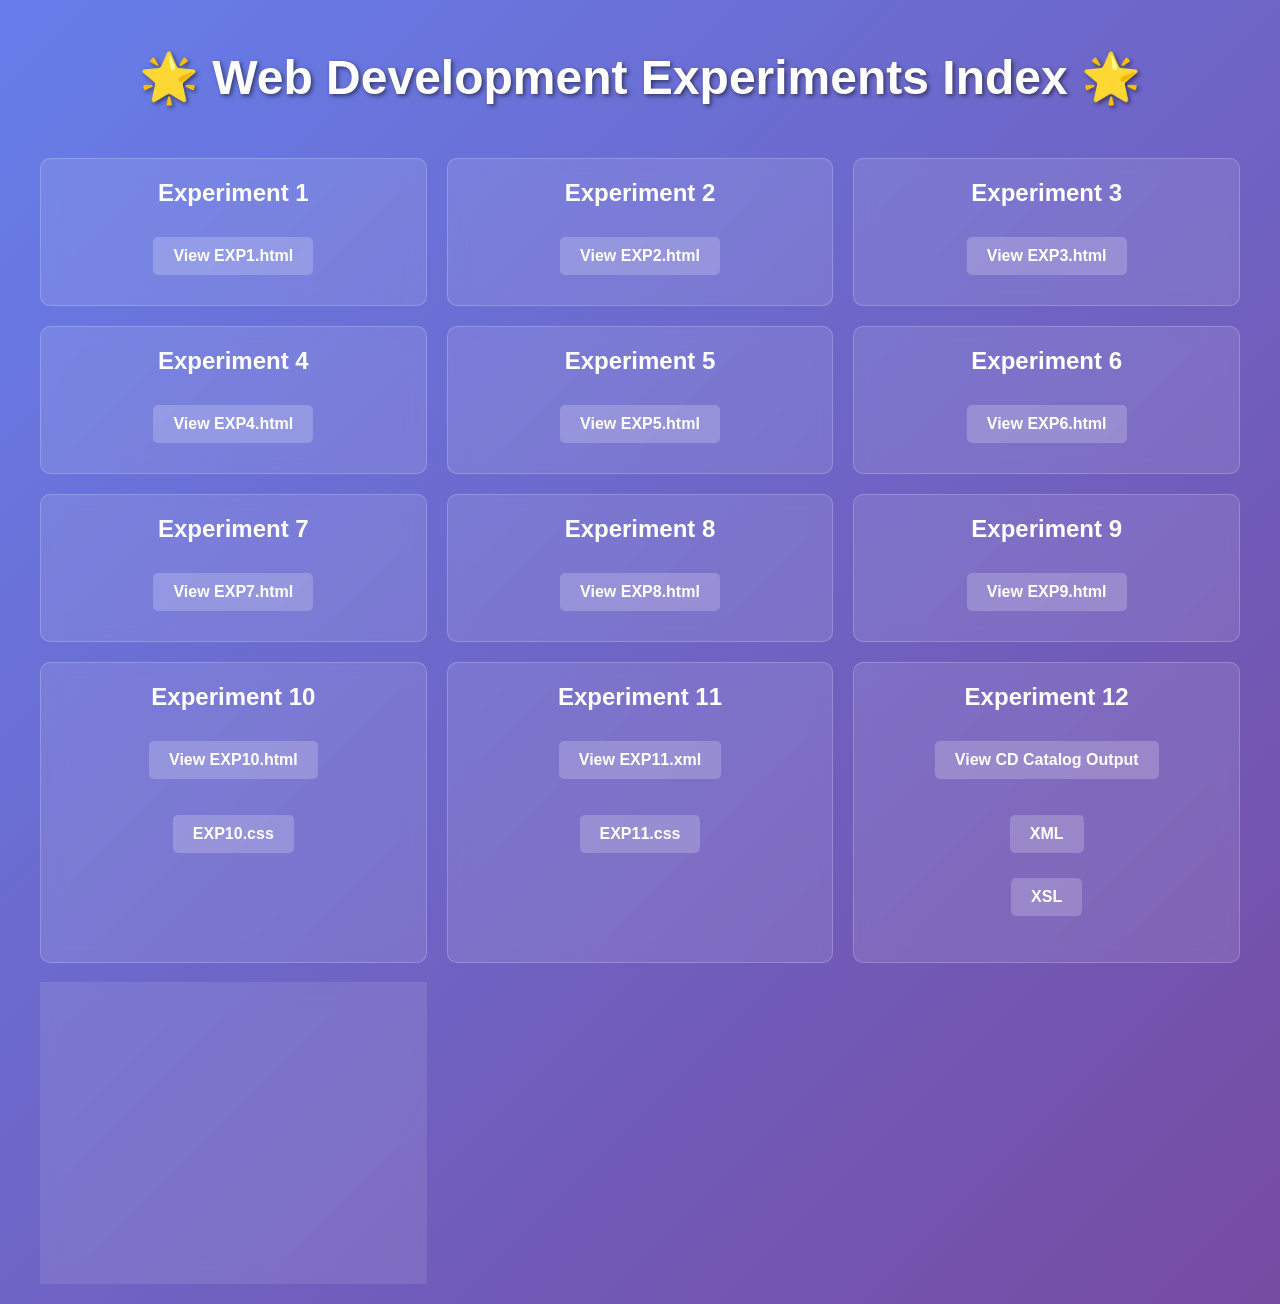
<file: index.html>
<!DOCTYPE html>
<html lang="en">
<head>
    <meta charset="UTF-8">
    <meta name="viewport" content="width=device-width, initial-scale=1.0">
    <title>Web Development Experiments Index</title>
    <style>
        body {
            font-family: 'Arial', sans-serif;
            background: linear-gradient(135deg, #667eea 0%, #764ba2 100%);
            color: #fff;
            margin: 0;
            padding: 0;
            display: flex;
            flex-direction: column;
            align-items: center;
            min-height: 100vh;
        }
        h1 {
            text-align: center;
            margin-top: 50px;
            font-size: 3em;
            text-shadow: 2px 2px 4px rgba(0,0,0,0.5);
        }
        .container {
            display: grid;
            grid-template-columns: repeat(auto-fit, minmax(300px, 1fr));
            gap: 20px;
            max-width: 1200px;
            width: 100%;
            padding: 20px;
        }
        .card {
            background: rgba(255, 255, 255, 0.1);
            border-radius: 10px;
            padding: 20px;
            text-align: center;
            transition: transform 0.3s, box-shadow 0.3s;
            backdrop-filter: blur(10px);
            border: 1px solid rgba(255, 255, 255, 0.2);
        }
        .card:hover {
            transform: translateY(-10px);
            box-shadow: 0 10px 20px rgba(0,0,0,0.3);
        }
        .card h2 {
            margin-top: 0;
            font-size: 1.5em;
        }
        .card a {
            color: #fff;
            text-decoration: none;
            font-weight: bold;
            display: inline-block;
            margin: 10px 0;
            padding: 10px 20px;
            background: rgba(255, 255, 255, 0.2);
            border-radius: 5px;
            transition: background 0.3s;
        }
        .card a:hover {
            background: rgba(255, 255, 255, 0.3);
        }
        .card ul {
            list-style: none;
            padding: 0;
        }
        .card li {
            margin: 5px 0;
        }
    </style>
</head>
<body>
    <h1>🌟 Web Development Experiments Index 🌟</h1>
    <div class="container">
        <!-- Individual EXP Files -->
        <div class="card">
            <h2>Experiment 1</h2>
            <a href="EXP1.html">View EXP1.html</a>
        </div>
        <div class="card">
            <h2>Experiment 2</h2>
            <a href="EXP2.html">View EXP2.html</a>
        </div>
        <div class="card">
            <h2>Experiment 3</h2>
            <a href="EXP3.html">View EXP3.html</a>
        </div>
        <div class="card">
            <h2>Experiment 4</h2>
            <a href="EXP4.html">View EXP4.html</a>
        </div>
        <div class="card">
            <h2>Experiment 5</h2>
            <a href="EXP5.html">View EXP5.html</a>
        </div>
        <div class="card">
            <h2>Experiment 6</h2>
            <a href="EXP6.html">View EXP6.html</a>
        </div>
        <div class="card">
            <h2>Experiment 7</h2>
            <a href="EXP7.html">View EXP7.html</a>
        </div>
        <div class="card">
            <h2>Experiment 8</h2>
            <a href="EXP8.html">View EXP8.html</a>
        </div>
        <div class="card">
            <h2>Experiment 9</h2>
            <a href="EXP9.html">View EXP9.html</a>
        </div>
        
        <!-- Folders -->
        <div class="card">
            <h2>Experiment 10</h2>
            <a href="EXP10/EXP10.html">View EXP10.html</a>
            <ul>
                <li><a href="EXP10/EXP10.css">EXP10.css</a></li>
            </ul>
        </div>
        <div class="card">
            <h2>Experiment 11</h2>
            <a href="EXP 11/EXP11.xml">View EXP11.xml</a>
            <ul>
                <li><a href="EXP 11/EXP11.css">EXP11.css</a></li>
            </ul>
        </div>
        <div class="card">
            <h2>Experiment 12</h2>
            <a href="EXP12/cdcatlog_output.htm">View CD Catalog Output</a>
            <ul>
                <li><a href="EXP12/cdcatlog.xml">XML</a></li>
                <li><a href="EXP12/cdcatlog.xsl">XSL</a></li>
            </ul>
        </div>
        <div class="card">
            <h2>Experiment 13</h2>
            <a href="EXP13/student_output.htm">View Student Output</a>
            <ul>
                <li><a href="EXP13/student.xml">XML</a></li>
                <li><a href="EXP13/student.xsl">XSL</a></li>
            </ul>
        </div>
    </div>
</body>
</html>
</file>
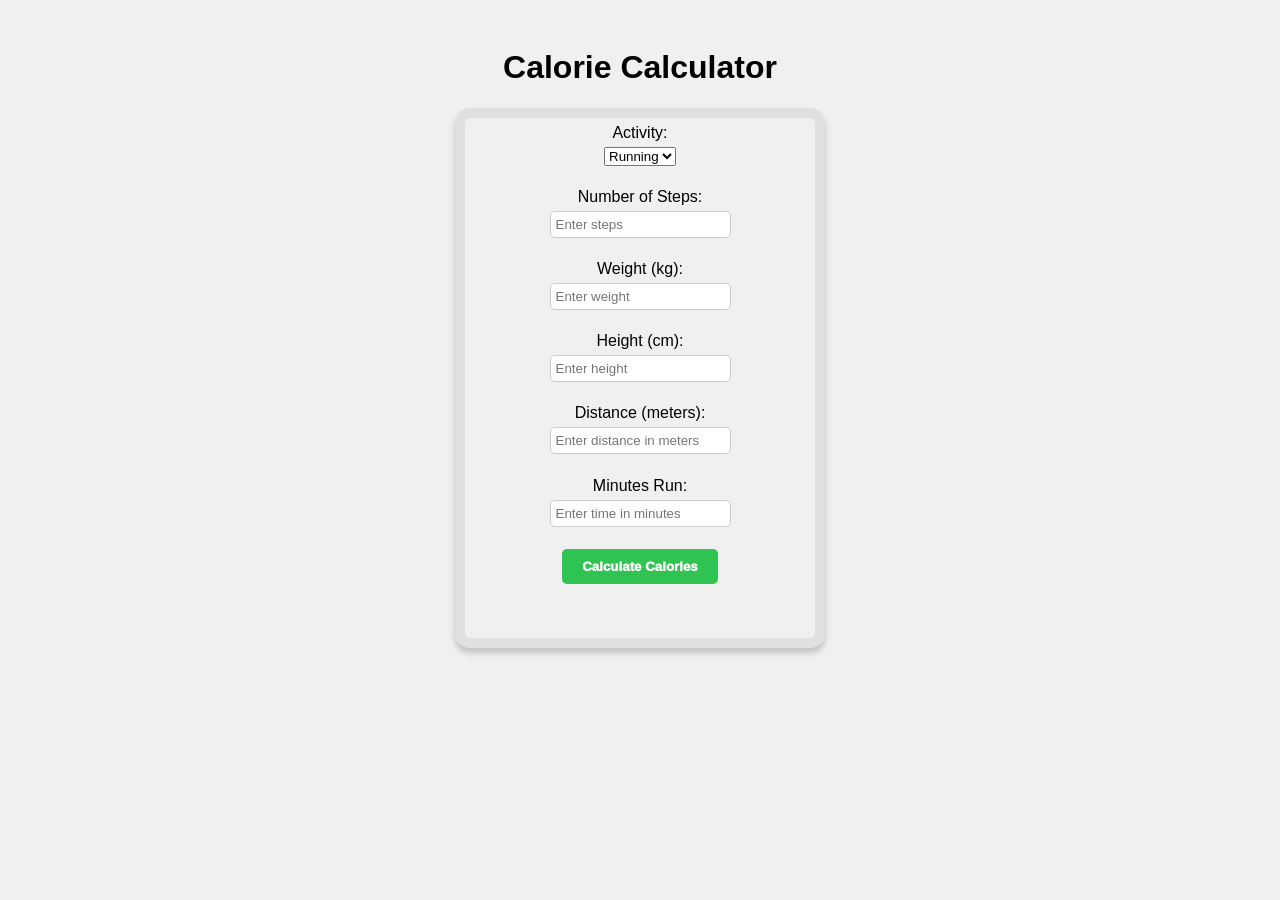
<file: calories-calcculator-main/index.html>
<!DOCTYPE html>
<html>
<head>
  <title>Calorie Calculator</title>
  <link rel="stylesheet" href="style.css">
</head>
<body>
  <h1>Calorie Calculator</h1>
  <section class="container">    
    <div class="input-group">
      <label for="activity">Activity:</label>
       <select id="activity">
        <option value="running">Running</option>
        <option value="walking">Walking</option>
       </select>
    </div>
    <div class="input-group">
      <label for="steps">Number of Steps:</label>
      <input type="number" id="steps" placeholder="Enter steps">
    </div>
    <div class="input-group">
      <label for="weight">Weight (kg):</label>
      <input type="number" id="weight" placeholder="Enter weight">
    </div>
  <div class="input-group">
    <label for="height">Height (cm):</label>
    <input type="number" id="height" placeholder="Enter height">
  </div>
  <div class="input-group">
    <label for="meters">Distance (meters):</label>
    <input type="number" id="meters" placeholder="Enter distance in meters">
  </div>
  <div class="input-group">
    <label for="minutes">Minutes Run:</label>
    <input type="number" id="minutes" placeholder="Enter time in minutes">
  </div>
  <button onclick="calculateCalories()">Calculate Calories</button>  
  <p id="result"></p>
  <script src="script.js"></script>
</section>
</body>
</html>
</file>
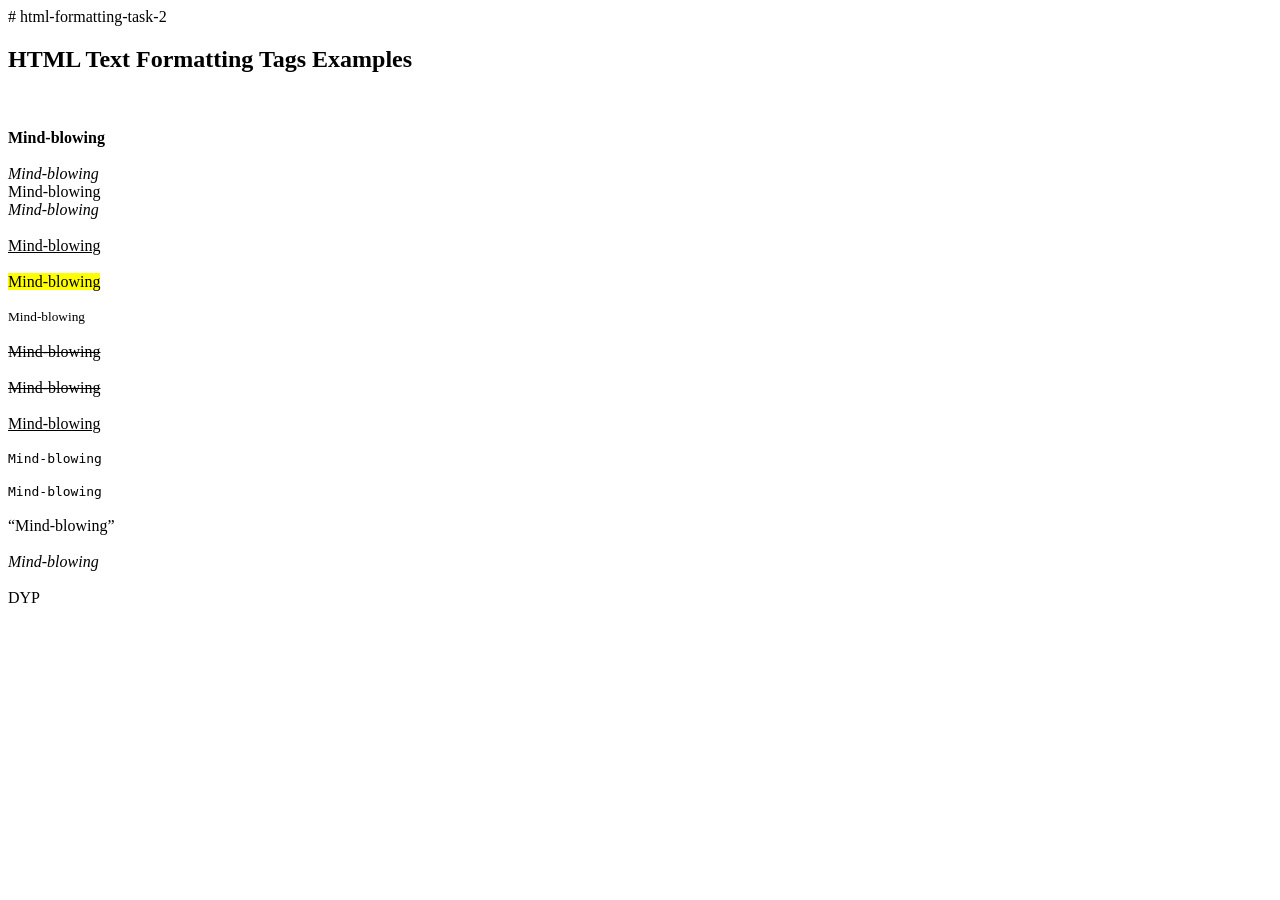
<file: EXP2.html>
# html-formatting-task-2

<!DOCTYPE html><html>
<head>
    <title>Text Formatting Tags</title>
</head>
<body><h2>HTML Text Formatting Tags Examples</h2><br><br>

<strong>Mind-blowing</strong><br><br>

<i>Mind-blowing</i><br>Mind-blowing<br>


<em>Mind-blowing</em><br><br>

<u>Mind-blowing</u><br><br>

<mark>Mind-blowing</mark><br><br>

<small>Mind-blowing</small><br><br>

<s>Mind-blowing</s><br><br>

<del>Mind-blowing</del><br><br>

<ins>Mind-blowing</ins><br><br>

<code>Mind-blowing</code><br><br>

<samp>Mind-blowing</samp><br><br>

<q>Mind-blowing</q><br><br>

<cite>Mind-blowing</cite><br><br

<abbr title="Engineering College">DYP</abbr>


</body>
</html>
</file>
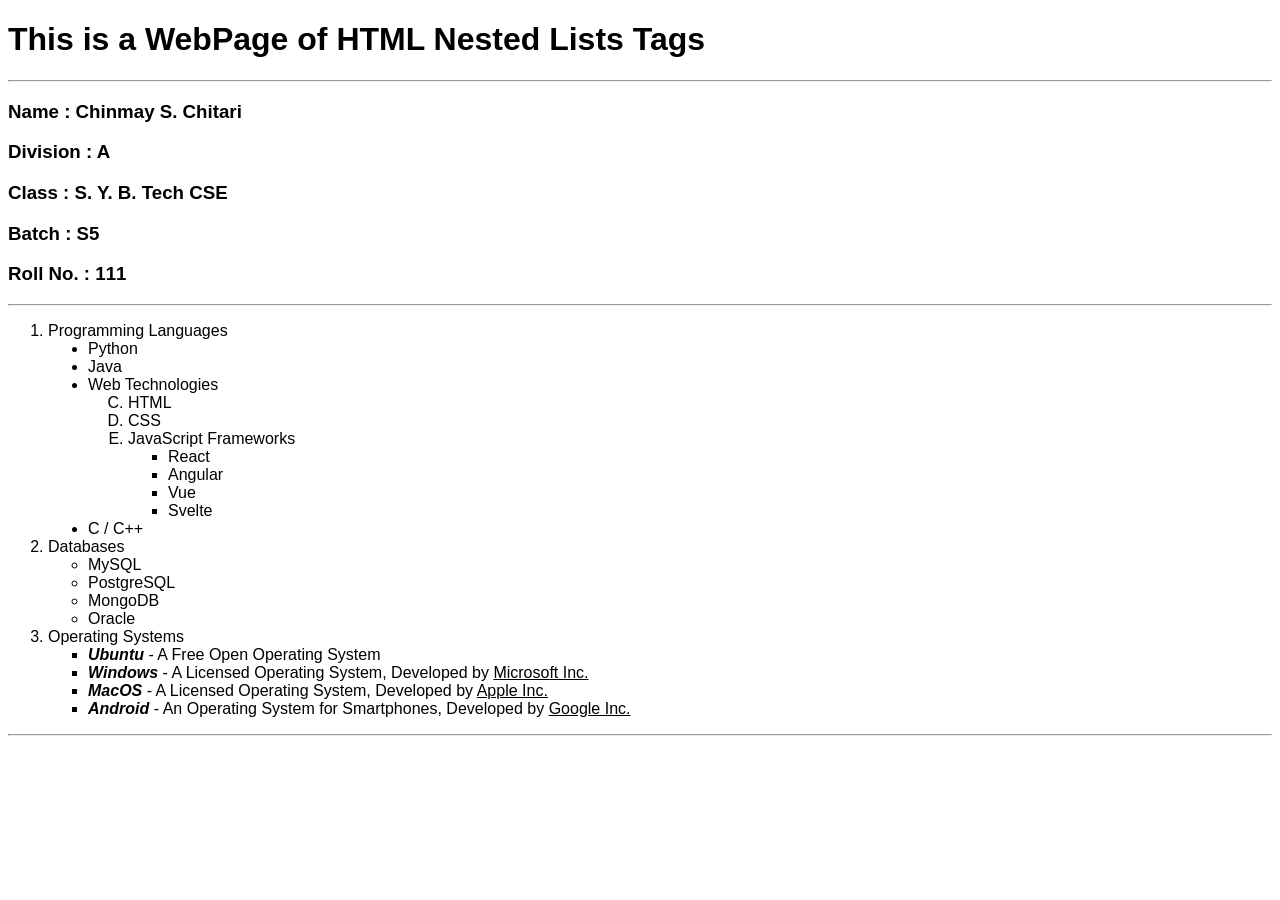
<file: EXP3.html>
<!DOCTYPE html>
<html lang="en">

<head>
    <meta charset="UTF-8">
    <title>Complex Nested Lists</title>
</head>

<body style="font-family:Arial;">
    <h1>This is a WebPage of HTML Nested Lists Tags</h1>
    <hr>
    <h3>Name : Chinmay S. Chitari</h3>
    <h3>Division : A</h3>
    <h3>Class : S. Y. B. Tech CSE</h3>
    <h3>Batch : S5</h3>
    <h3>Roll No. : 111</h3>
    <hr>
    <ol type="1" start="1" id="mainOL" class="list main-ol" title="Main Ordered List">
        <li>Programming Languages
            <ul type="disc" start="1" id="ul1" class="list ul-1" title="UL inside OL">
                <li>Python</li>
                <li>Java</li>
                <li>Web Technologies
                    <ol type="A" start="3" id="ol2" class="list ol-2" title="OL inside UL">
                        <li>HTML</li>
                        <li>CSS</li>
                        <li>JavaScript Frameworks
                            <ul type="square" start="5" id="ul2" class="list ul-2" title="UL inside OL inside UL">
                                <li>React</li>
                                <li>Angular</li>
                                <li>Vue</li>
                                <li>Svelte</li>
                            </ul>
                        </li>
                    </ol>
                </li>
                <li>C / C++</li>
            </ul>
        </li>

        <li>Databases
            <ul type="circle" start="2" id="ul3" class="list ul-3" title="Database List">
                <li>MySQL</li>
                <li>PostgreSQL</li>
                <li>MongoDB</li>
                <li>Oracle</li>
            </ul>
        </li>

        <li>Operating Systems</li>
        <ul type="square">
            <li><b><i>Ubuntu</i></b> - A Free Open Operating System</li>
            <li><b><i>Windows</i></b> - A Licensed Operating System, Developed by <u>Microsoft Inc.</u></li>
            <li><b><i>MacOS</i></b> - A Licensed Operating System, Developed by <u>Apple Inc.</u></li>
            <li><b><i>Android</i></b> - An Operating System for Smartphones, Developed by <u>Google Inc.</u></li>
        </ul>
    </ol>
    <hr>

</body>

</html>
</file>
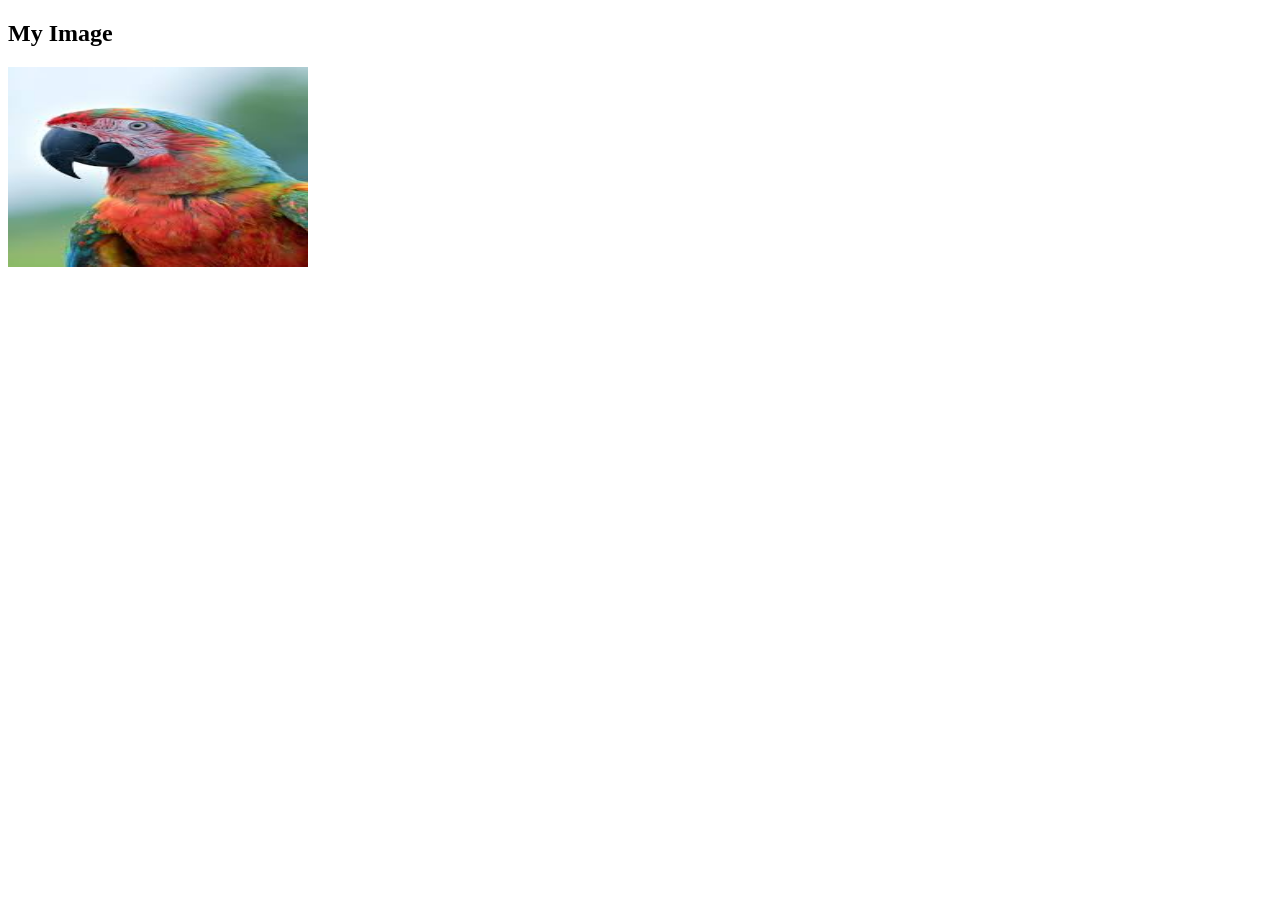
<file: EXP4.html>
<!DOCTYPE html>
<html>
<head>
    <title>Image Example</title>
</head>
<body>

    <h2>My Image</h2>
<img src="[data-uri]" alt="Sample Image" title="This is my image" width="300" height="200">

</body>
</html>
</file>
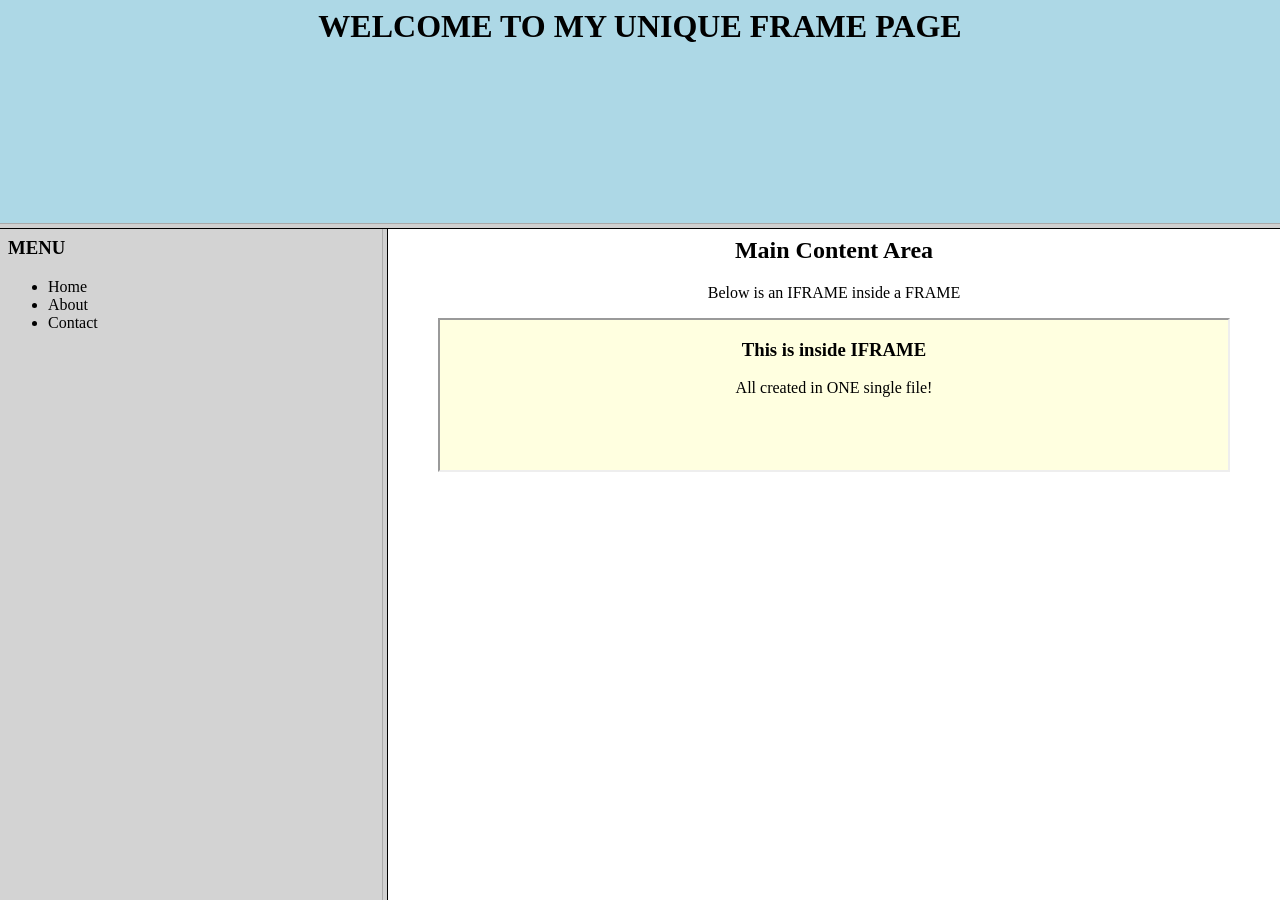
<file: EXP6.html>
<!DOCTYPE html>
<html>
<head>
    <title>All Frames in One File</title>
</head>

<!-- Divide page into 2 rows -->
<frameset rows="25%,75%">

    <!-- Top Frame -->
    <frame src="data:text/html,
        <html>
        <body style='background-color:lightblue; text-align:center;'>
        <h1>WELCOME TO MY UNIQUE FRAME PAGE</h1>
        </body>
        </html>">

    <!-- Bottom Section divided into 2 columns -->
    <frameset cols="30%,70%">

        <!-- Left Frame -->
        <frame src="data:text/html,
            <html>
            <body style='background-color:lightgray;'>
            <h3>MENU</h3>
            <ul>
                <li>Home</li>
                <li>About</li>
                <li>Contact</li>
            </ul>
            </body>
            </html>">

        <!-- Right Frame containing IFRAME -->
        <frame src="data:text/html,
            <html>
            <body style='background-color:white; text-align:center;'>
            <h2>Main Content Area</h2>
            <p>Below is an IFRAME inside a FRAME</p>

            <iframe srcdoc=
            '<html>
            <body style=&quot;background-color:lightyellow; text-align:center;&quot;>
            <h3>This is inside IFRAME</h3>
            <p>All created in ONE single file!</p>
            </body>
            </html>'
            width='90%' height='150'>
            </iframe>

            </body>
            </html>">

    </frameset>

</frameset>

</html>
</file>
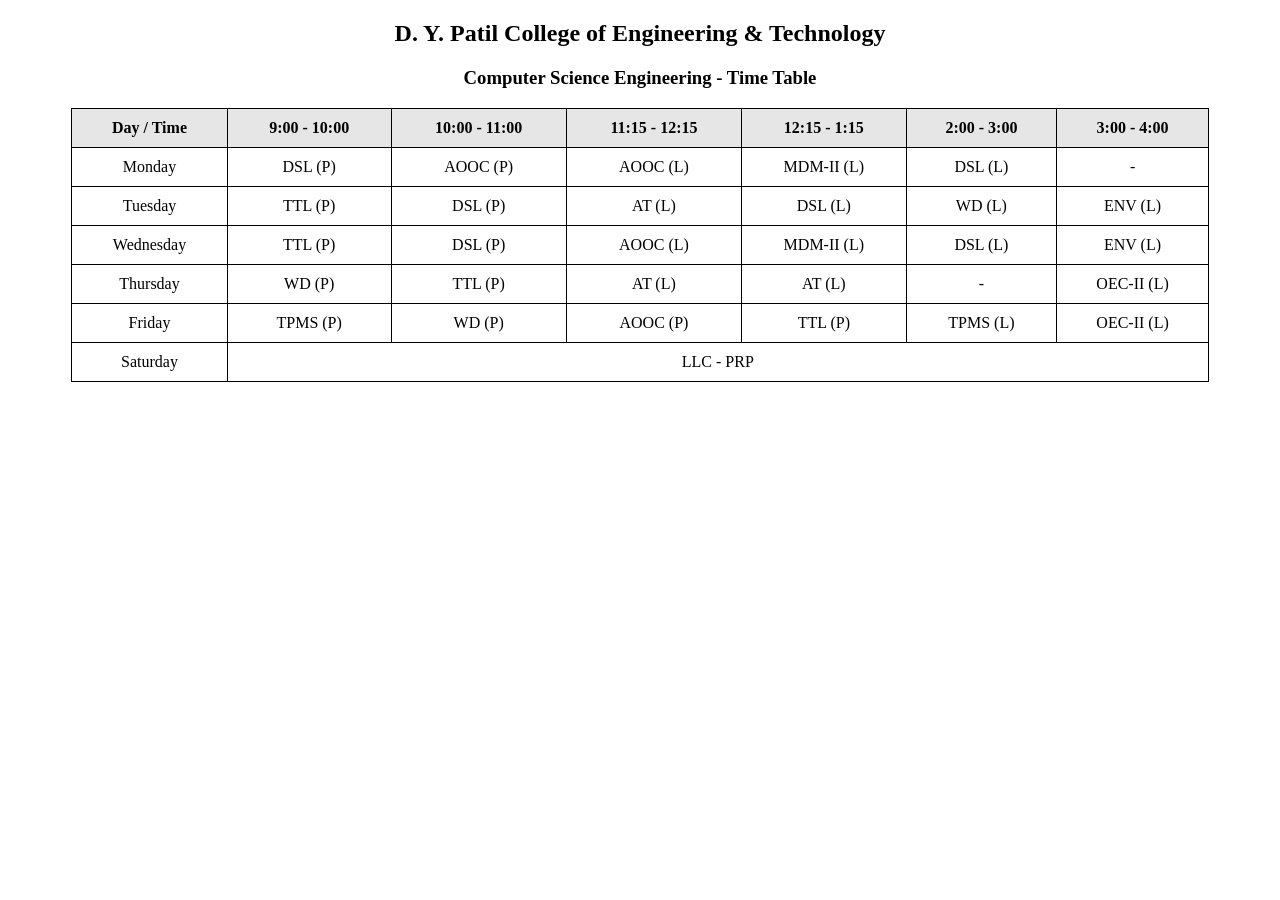
<file: EXP8.html>
<!DOCTYPE html>
<html>
<head>
    <title>Class Time Table</title>
    <style>
        table {
            border-collapse: collapse;
            width: 90%;
            margin: auto;
            text-align: center;
        }
        th, td {
            border: 1px solid black;
            padding: 10px;
        }
        th {
            background-color: #e6e6e6;
        }
    </style>
</head>

<body>

<h2 align="center">D. Y. Patil College of Engineering & Technology</h2>
<h3 align="center">Computer Science Engineering - Time Table</h3>

<table>

<tr>
<th>Day / Time</th>
<th>9:00 - 10:00</th>
<th>10:00 - 11:00</th>
<th>11:15 - 12:15</th>
<th>12:15 - 1:15</th>
<th>2:00 - 3:00</th>
<th>3:00 - 4:00</th>
</tr>

<tr>
<td>Monday</td>
<td>DSL (P)</td>
<td>AOOC (P)</td>
<td>AOOC (L)</td>
<td>MDM-II (L)</td>
<td>DSL (L)</td>
<td>-</td>
</tr>

<tr>
<td>Tuesday</td>
<td>TTL (P)</td>
<td>DSL (P)</td>
<td>AT (L)</td>
<td>DSL (L)</td>
<td>WD (L)</td>
<td>ENV (L)</td>
</tr>

<tr>
<td>Wednesday</td>
<td>TTL (P)</td>
<td>DSL (P)</td>
<td>AOOC (L)</td>
<td>MDM-II (L)</td>
<td>DSL (L)</td>
<td>ENV (L)</td>
</tr>

<tr>
<td>Thursday</td>
<td>WD (P)</td>
<td>TTL (P)</td>
<td>AT (L)</td>
<td>AT (L)</td>
<td>-</td>
<td>OEC-II (L)</td>
</tr>

<tr>
<td>Friday</td>
<td>TPMS (P)</td>
<td>WD (P)</td>
<td>AOOC (P)</td>
<td>TTL (P)</td>
<td>TPMS (L)</td>
<td>OEC-II (L)</td>
</tr>

<tr>
<td>Saturday</td>
<td colspan="6">LLC - PRP</td>
</tr>

</table>

</body>
</html>
</file>
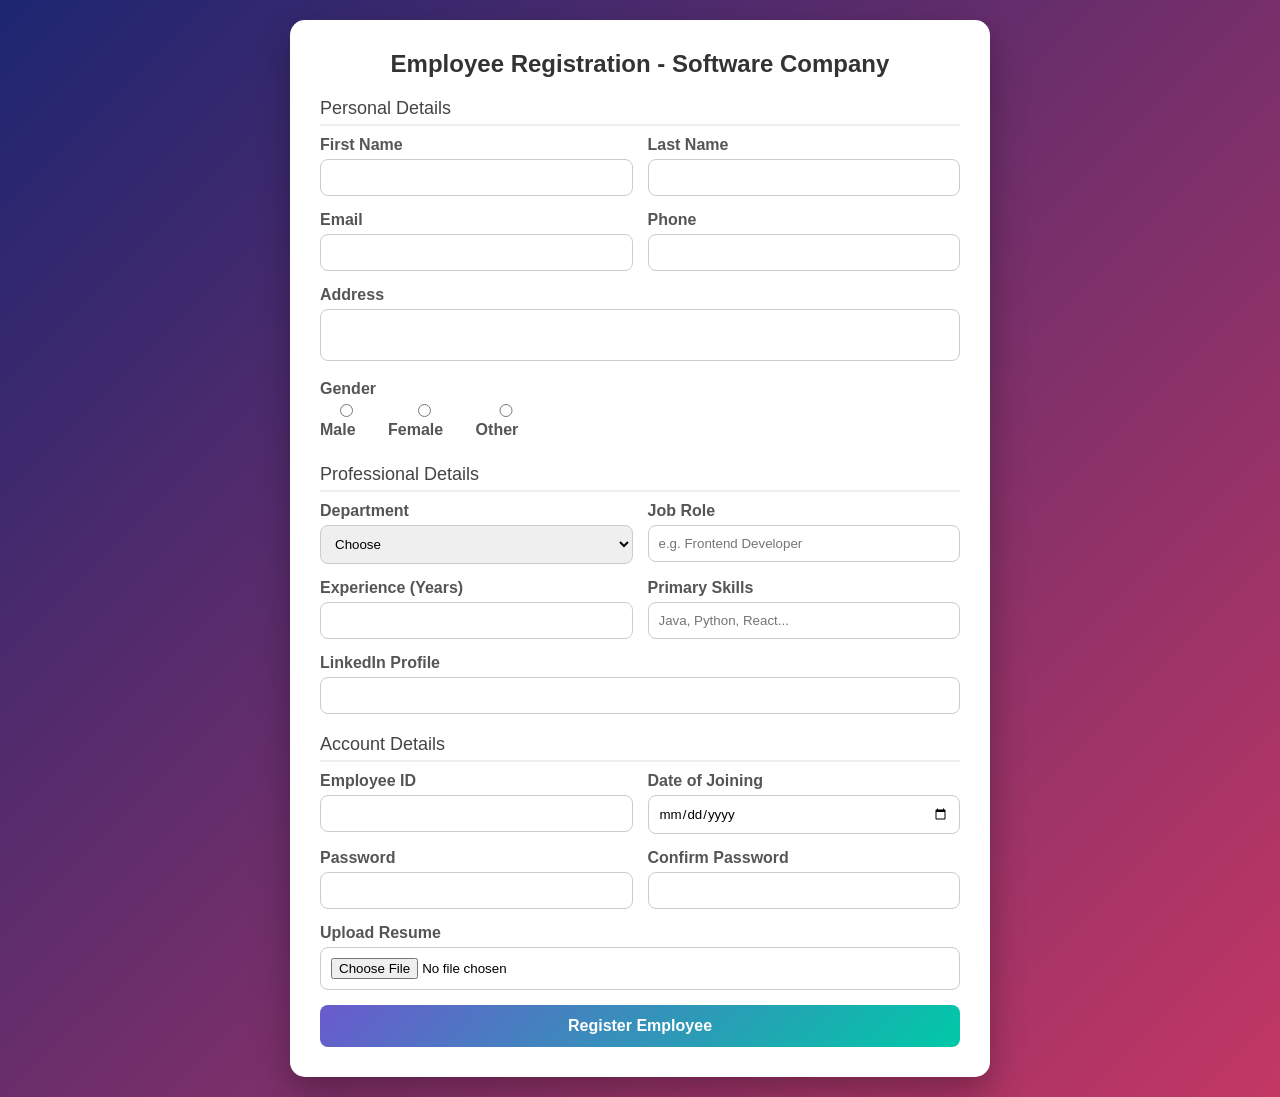
<file: EXP9.html>
<!DOCTYPE html>
<html lang="en">
<head>
<meta charset="UTF-8">
<title>Employee Registration</title>

<style>
* {
    margin: 0;
    padding: 0;
    box-sizing: border-box;
    font-family: 'Segoe UI', sans-serif;
}

body {
    background: linear-gradient(135deg, #1d2671, #c33764);
    display: flex;
    justify-content: center;
    align-items: center;
    padding: 20px;
}

.container {
    width: 700px;
    background: #fff;
    padding: 30px;
    border-radius: 15px;
    box-shadow: 0 15px 35px rgba(0,0,0,0.3);
}

h2 {
    text-align: center;
    margin-bottom: 20px;
    color: #333;
}

.section-title {
    margin: 20px 0 10px;
    font-size: 18px;
    color: #444;
    border-bottom: 2px solid #eee;
    padding-bottom: 5px;
}

.row {
    display: flex;
    gap: 15px;
}

.input-group {
    flex: 1;
    margin-bottom: 15px;
}

label {
    font-weight: 600;
    display: block;
    margin-bottom: 5px;
    color: #555;
}

input, select, textarea {
    width: 100%;
    padding: 10px;
    border-radius: 8px;
    border: 1px solid #ccc;
    transition: 0.3s;
}

input:focus, select:focus, textarea:focus {
    border-color: #6a5acd;
    box-shadow: 0 0 8px rgba(106,90,205,0.5);
    outline: none;
}

textarea {
    resize: none;
}

.gender-group {
    display: flex;
    gap: 15px;
}

.btn {
    width: 100%;
    padding: 12px;
    background: linear-gradient(135deg, #6a5acd, #00c9a7);
    border: none;
    color: #fff;
    font-size: 16px;
    font-weight: bold;
    border-radius: 8px;
    cursor: pointer;
    transition: 0.3s;
}

.btn:hover {
    transform: translateY(-2px);
    box-shadow: 0 10px 20px rgba(0,0,0,0.2);
}

</style>
</head>

<body>

<div class="container">
    <h2>Employee Registration - Software Company</h2>

    <form>

        <!-- Personal Details -->
        <div class="section-title">Personal Details</div>

        <div class="row">
            <div class="input-group">
                <label>First Name</label>
                <input type="text" required>
            </div>
            <div class="input-group">
                <label>Last Name</label>
                <input type="text" required>
            </div>
        </div>

        <div class="row">
            <div class="input-group">
                <label>Email</label>
                <input type="email" required>
            </div>
            <div class="input-group">
                <label>Phone</label>
                <input type="tel" required>
            </div>
        </div>

        <div class="input-group">
            <label>Address</label>
            <textarea rows="2"></textarea>
        </div>

        <div class="input-group">
            <label>Gender</label>
            <div class="gender-group">
                <label><input type="radio" name="gender"> Male</label>
                <label><input type="radio" name="gender"> Female</label>
                <label><input type="radio" name="gender"> Other</label>
            </div>
        </div>

        <!-- Professional Details -->
        <div class="section-title">Professional Details</div>

        <div class="row">
            <div class="input-group">
                <label>Department</label>
                <select>
                    <option>Choose</option>
                    <option>Software Development</option>
                    <option>QA / Testing</option>
                    <option>DevOps</option>
                    <option>UI/UX Design</option>
                    <option>HR</option>
                </select>
            </div>

            <div class="input-group">
                <label>Job Role</label>
                <input type="text" placeholder="e.g. Frontend Developer">
            </div>
        </div>

        <div class="row">
            <div class="input-group">
                <label>Experience (Years)</label>
                <input type="number">
            </div>

            <div class="input-group">
                <label>Primary Skills</label>
                <input type="text" placeholder="Java, Python, React...">
            </div>
        </div>

        <div class="input-group">
            <label>LinkedIn Profile</label>
            <input type="url">
        </div>

        <!-- Account Details -->
        <div class="section-title">Account Details</div>

        <div class="row">
            <div class="input-group">
                <label>Employee ID</label>
                <input type="text">
            </div>

            <div class="input-group">
                <label>Date of Joining</label>
                <input type="date">
            </div>
        </div>

        <div class="row">
            <div class="input-group">
                <label>Password</label>
                <input type="password">
            </div>

            <div class="input-group">
                <label>Confirm Password</label>
                <input type="password">
            </div>
        </div>

        <div class="input-group">
            <label>Upload Resume</label>
            <input type="file">
        </div>

        <button class="btn">Register Employee</button>

    </form>
</div>

</body>
</html>
</file>
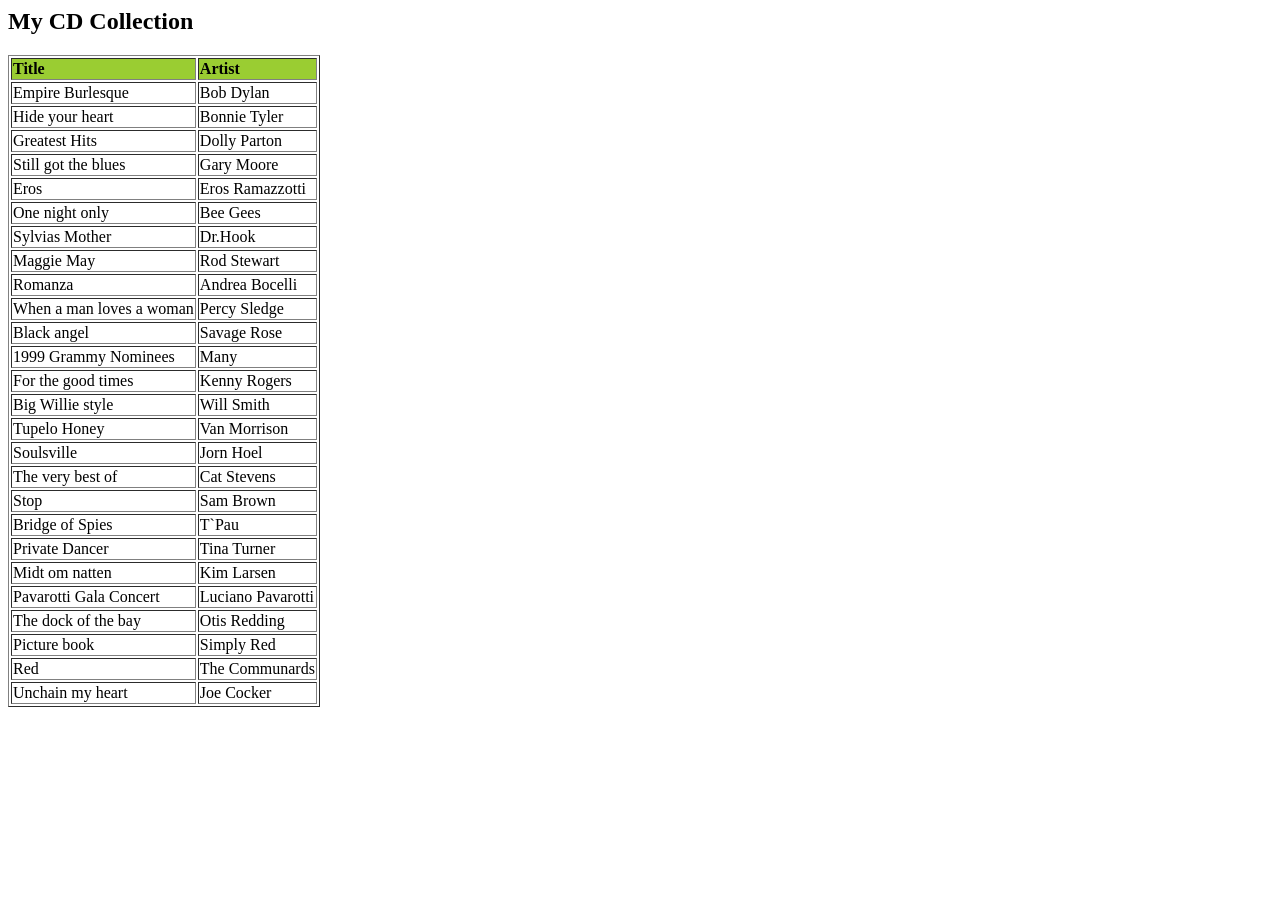
<file: EXP12/cdcatlog_output.htm>
﻿<html>
  <body>
    <h2>My CD Collection</h2>
    <table border="1">
      <tr bgcolor="#9acd32">
        <th style="text-align:left">Title</th>
        <th style="text-align:left">Artist</th>
      </tr>
      <tr>
        <td>Empire Burlesque</td>
        <td>Bob Dylan</td>
      </tr>
      <tr>
        <td>Hide your heart</td>
        <td>Bonnie Tyler</td>
      </tr>
      <tr>
        <td>Greatest Hits</td>
        <td>Dolly Parton</td>
      </tr>
      <tr>
        <td>Still got the blues</td>
        <td>Gary Moore</td>
      </tr>
      <tr>
        <td>Eros</td>
        <td>Eros Ramazzotti</td>
      </tr>
      <tr>
        <td>One night only</td>
        <td>Bee Gees</td>
      </tr>
      <tr>
        <td>Sylvias Mother</td>
        <td>Dr.Hook</td>
      </tr>
      <tr>
        <td>Maggie May</td>
        <td>Rod Stewart</td>
      </tr>
      <tr>
        <td>Romanza</td>
        <td>Andrea Bocelli</td>
      </tr>
      <tr>
        <td>When a man loves a woman</td>
        <td>Percy Sledge</td>
      </tr>
      <tr>
        <td>Black angel</td>
        <td>Savage Rose</td>
      </tr>
      <tr>
        <td>1999 Grammy Nominees</td>
        <td>Many</td>
      </tr>
      <tr>
        <td>For the good times</td>
        <td>Kenny Rogers</td>
      </tr>
      <tr>
        <td>Big Willie style</td>
        <td>Will Smith</td>
      </tr>
      <tr>
        <td>Tupelo Honey</td>
        <td>Van Morrison</td>
      </tr>
      <tr>
        <td>Soulsville</td>
        <td>Jorn Hoel</td>
      </tr>
      <tr>
        <td>The very best of</td>
        <td>Cat Stevens</td>
      </tr>
      <tr>
        <td>Stop</td>
        <td>Sam Brown</td>
      </tr>
      <tr>
        <td>Bridge of Spies</td>
        <td>T`Pau</td>
      </tr>
      <tr>
        <td>Private Dancer</td>
        <td>Tina Turner</td>
      </tr>
      <tr>
        <td>Midt om natten</td>
        <td>Kim Larsen</td>
      </tr>
      <tr>
        <td>Pavarotti Gala Concert</td>
        <td>Luciano Pavarotti</td>
      </tr>
      <tr>
        <td>The dock of the bay</td>
        <td>Otis Redding</td>
      </tr>
      <tr>
        <td>Picture book</td>
        <td>Simply Red</td>
      </tr>
      <tr>
        <td>Red</td>
        <td>The Communards</td>
      </tr>
      <tr>
        <td>Unchain my heart</td>
        <td>Joe Cocker</td>
      </tr>
    </table>
  </body>
</html>
</file>
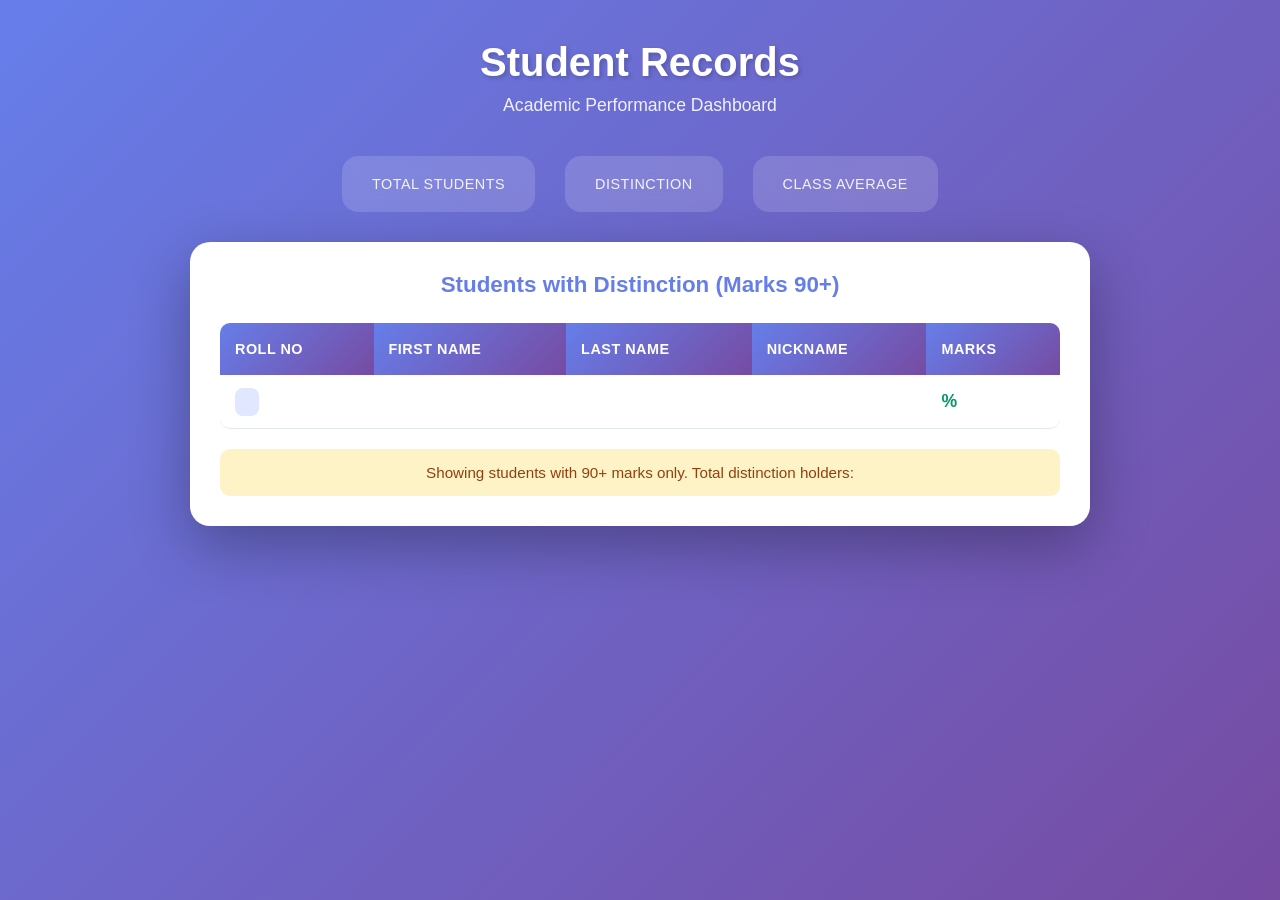
<file: EXP13/student_output.htm>
<?xml version="1.0" encoding="UTF-8"?>
<xsl:stylesheet version="1.0" xmlns:xsl="http://www.w3.org/1999/XSL/Transform">
   <xsl:output method="html"/>
   <xsl:template match="/">
      <html>
      <head>
          <meta charset="UTF-8"/>
          <meta name="viewport" content="width=device-width, initial-scale=1.0"/>
          <title>Student Records</title>
          <style>
              * {
                  margin: 0;
                  padding: 0;
                  box-sizing: border-box;
              }

              body {
                  font-family: 'Segoe UI', Tahoma, Geneva, Verdana, sans-serif;
                  background: linear-gradient(135deg, #667eea 0%, #764ba2 100%);
                  min-height: 100vh;
                  padding: 40px 20px;
              }

              .container {
                  max-width: 900px;
                  margin: 0 auto;
              }

              header {
                  text-align: center;
                  margin-bottom: 40px;
                  color: white;
              }

              header h1 {
                  font-size: 2.5rem;
                  margin-bottom: 10px;
                  text-shadow: 2px 2px 4px rgba(0, 0, 0, 0.2);
              }

              header p {
                  font-size: 1.1rem;
                  opacity: 0.9;
              }

              .stats-bar {
                  display: flex;
                  justify-content: center;
                  gap: 30px;
                  margin-bottom: 30px;
                  flex-wrap: wrap;
              }

              .stat-item {
                  background: rgba(255, 255, 255, 0.15);
                  backdrop-filter: blur(10px);
                  padding: 20px 30px;
                  border-radius: 16px;
                  text-align: center;
                  color: white;
              }

              .stat-value {
                  font-size: 2rem;
                  font-weight: 700;
                  display: block;
              }

              .stat-label {
                  font-size: 0.9rem;
                  opacity: 0.9;
                  text-transform: uppercase;
                  letter-spacing: 0.5px;
              }

              .table-wrapper {
                  background: white;
                  border-radius: 20px;
                  padding: 30px;
                  box-shadow: 0 20px 60px rgba(0, 0, 0, 0.3);
              }

              table {
                  width: 100%;
                  border-collapse: separate;
                  border-spacing: 0;
                  font-size: 0.95rem;
              }

              caption {
                  font-size: 1.4rem;
                  font-weight: 700;
                  color: #667eea;
                  margin-bottom: 25px;
                  text-align: center;
              }

              th {
                  background: linear-gradient(135deg, #667eea 0%, #764ba2 100%);
                  color: white;
                  padding: 18px 15px;
                  font-weight: 600;
                  text-align: left;
                  font-size: 0.9rem;
                  text-transform: uppercase;
                  letter-spacing: 0.5px;
              }

              th:first-child {
                  border-radius: 10px 0 0 0;
              }

              th:last-child {
                  border-radius: 0 10px 0 0;
              }

              td {
                  padding: 16px 15px;
                  text-align: left;
                  border-bottom: 1px solid #e2e8f0;
                  color: #4a5568;
              }

              tr:hover td {
                  background: #f7fafc;
              }

              tr:last-child td:first-child {
                  border-radius: 0 0 0 10px;
              }

              tr:last-child td:last-child {
                  border-radius: 0 0 10px 0;
              }

              .rollno {
                  background: #e0e7ff;
                  color: #4338ca;
                  padding: 6px 12px;
                  border-radius: 8px;
                  font-weight: 600;
                  font-size: 0.9rem;
              }

              .marks {
                  font-weight: 700;
                  font-size: 1.1rem;
              }

              .marks-excellent {
                  color: #059669;
              }

              .nickname {
                  color: #7c3aed;
                  font-style: italic;
              }

              .filter-info {
                  text-align: center;
                  margin-top: 20px;
                  padding: 15px;
                  background: #fef3c7;
                  border-radius: 10px;
                  color: #92400e;
                  font-size: 0.95rem;
              }
          </style>
      </head>
      <body>
          <div class="container">
              <header>
                  <h1>Student Records</h1>
                  <p>Academic Performance Dashboard</p>
              </header>

              <div class="stats-bar">
                  <div class="stat-item">
                      <span class="stat-value"><xsl:value-of select="count(class/student)"/></span>
                      <span class="stat-label">Total Students</span>
                  </div>
                  <div class="stat-item">
                      <span class="stat-value"><xsl:value-of select="count(class/student[marks >= 90])"/></span>
                      <span class="stat-label">Distinction</span>
                  </div>
                  <div class="stat-item">
                      <span class="stat-value"><xsl:value-of select="format-number(sum(class/student/marks) div count(class/student), '0.0')"/></span>
                      <span class="stat-label">Class Average</span>
                  </div>
              </div>

              <div class="table-wrapper">
                  <table>
                      <caption>Students with Distinction (Marks 90+)</caption>
                      <thead>
                          <tr>
                              <th>Roll No</th>
                              <th>First Name</th>
                              <th>Last Name</th>
                              <th>Nickname</th>
                              <th>Marks</th>
                          </tr>
                      </thead>
                      <tbody>
                          <xsl:for-each select="class/student">
                              <xsl:sort select="marks" data-type="number" order="descending"/>
                              <xsl:if test="marks >= 90">
                                  <tr>
                                      <td><span class="rollno"><xsl:value-of select="@rollno"/></span></td>
                                      <td><xsl:value-of select="firstname"/></td>
                                      <td><xsl:value-of select="lastname"/></td>
                                      <td><span class="nickname"><xsl:value-of select="nickname"/></span></td>
                                      <td><span class="marks marks-excellent"><xsl:value-of select="marks"/>%</span></td>
                                  </tr>
                              </xsl:if>
                          </xsl:for-each>
                      </tbody>
                  </table>
                  <div class="filter-info">
                      Showing students with 90+ marks only. Total distinction holders: <xsl:value-of select="count(class/student[marks >= 90])"/>
                  </div>
              </div>
          </div>
      </body>
      </html>
   </xsl:template>
</xsl:stylesheet>
</file>
<file: calories-calcculator-main/style.css>
body {
    font-family: Arial, sans-serif;
    text-align: center;
    display: flex;
    flex-direction: column;
    align-items: center;
    background-color: #f0f0f0;
    padding: 20px;
    background-size: cover;
  }

  .container{
    width: 350px;
    height: 520px;
    border: 10px solid rgba(218, 218, 218, 0.703);
    border-radius: 15px;
    box-shadow: 0 5px 5px 0 rgba(0, 0, 0, 0.119), 0 5px 10px 0 rgba(0, 0, 0, 0.082) ;
    display: flex;
    align-items: center;
    flex-direction: column;
    justify-content: space-around;
  }

  
  
  h1 {
    font-size: ;
    color: #000000;
  }
  
  .input-group {
    margin-bottom: 10px;
  }
  
  label {
    display: block;
    margin-bottom: 5px;
  }
  
  input {
    padding: 5px;
    border: 1px solid #ccc;
    border-radius: 5px;
  }
  
  button {
    font-weight: 1000;
    padding: 10px 20px;
    background-color: #2fc452;
    color: rgb(255, 255, 255);
    border: none;
    border-radius: 5px;
    cursor: pointer;
  }
  
  #result {
    font-weight: bold;
    margin-top: 20px;
  }
</file>
